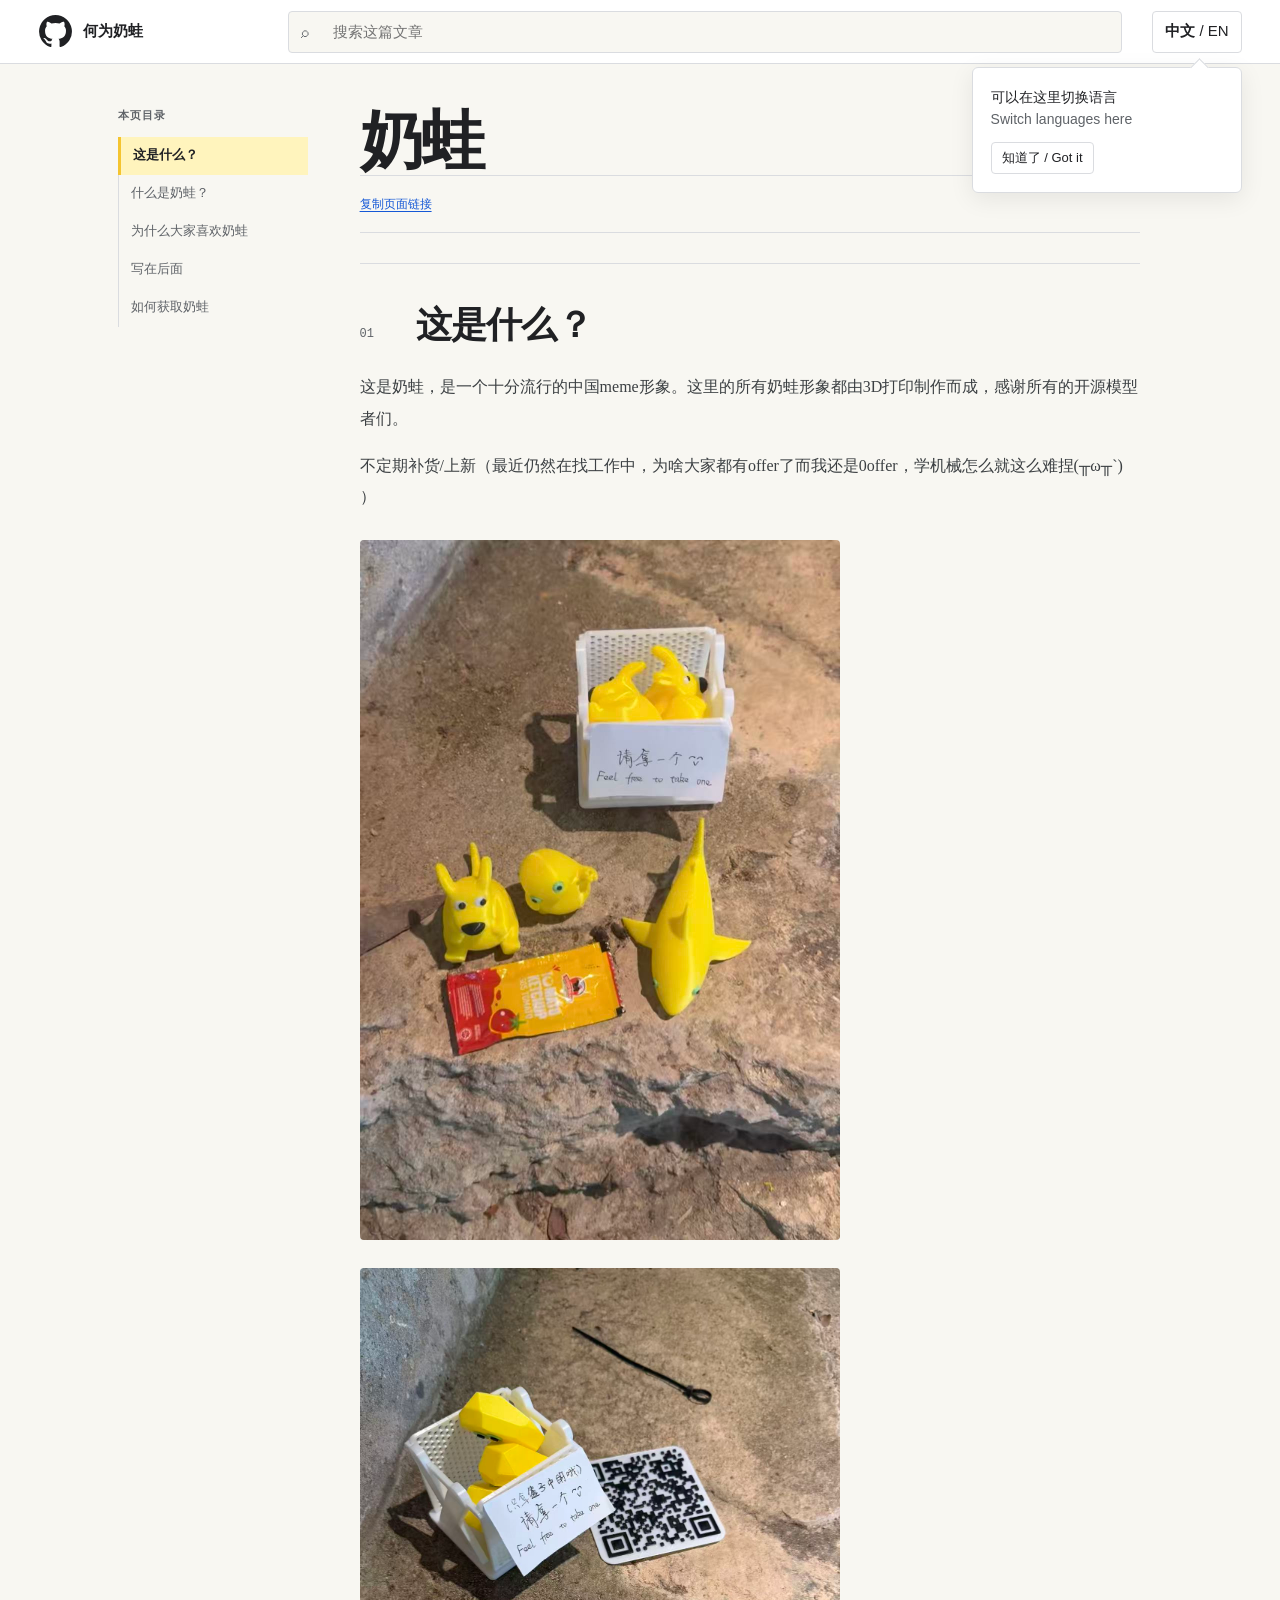
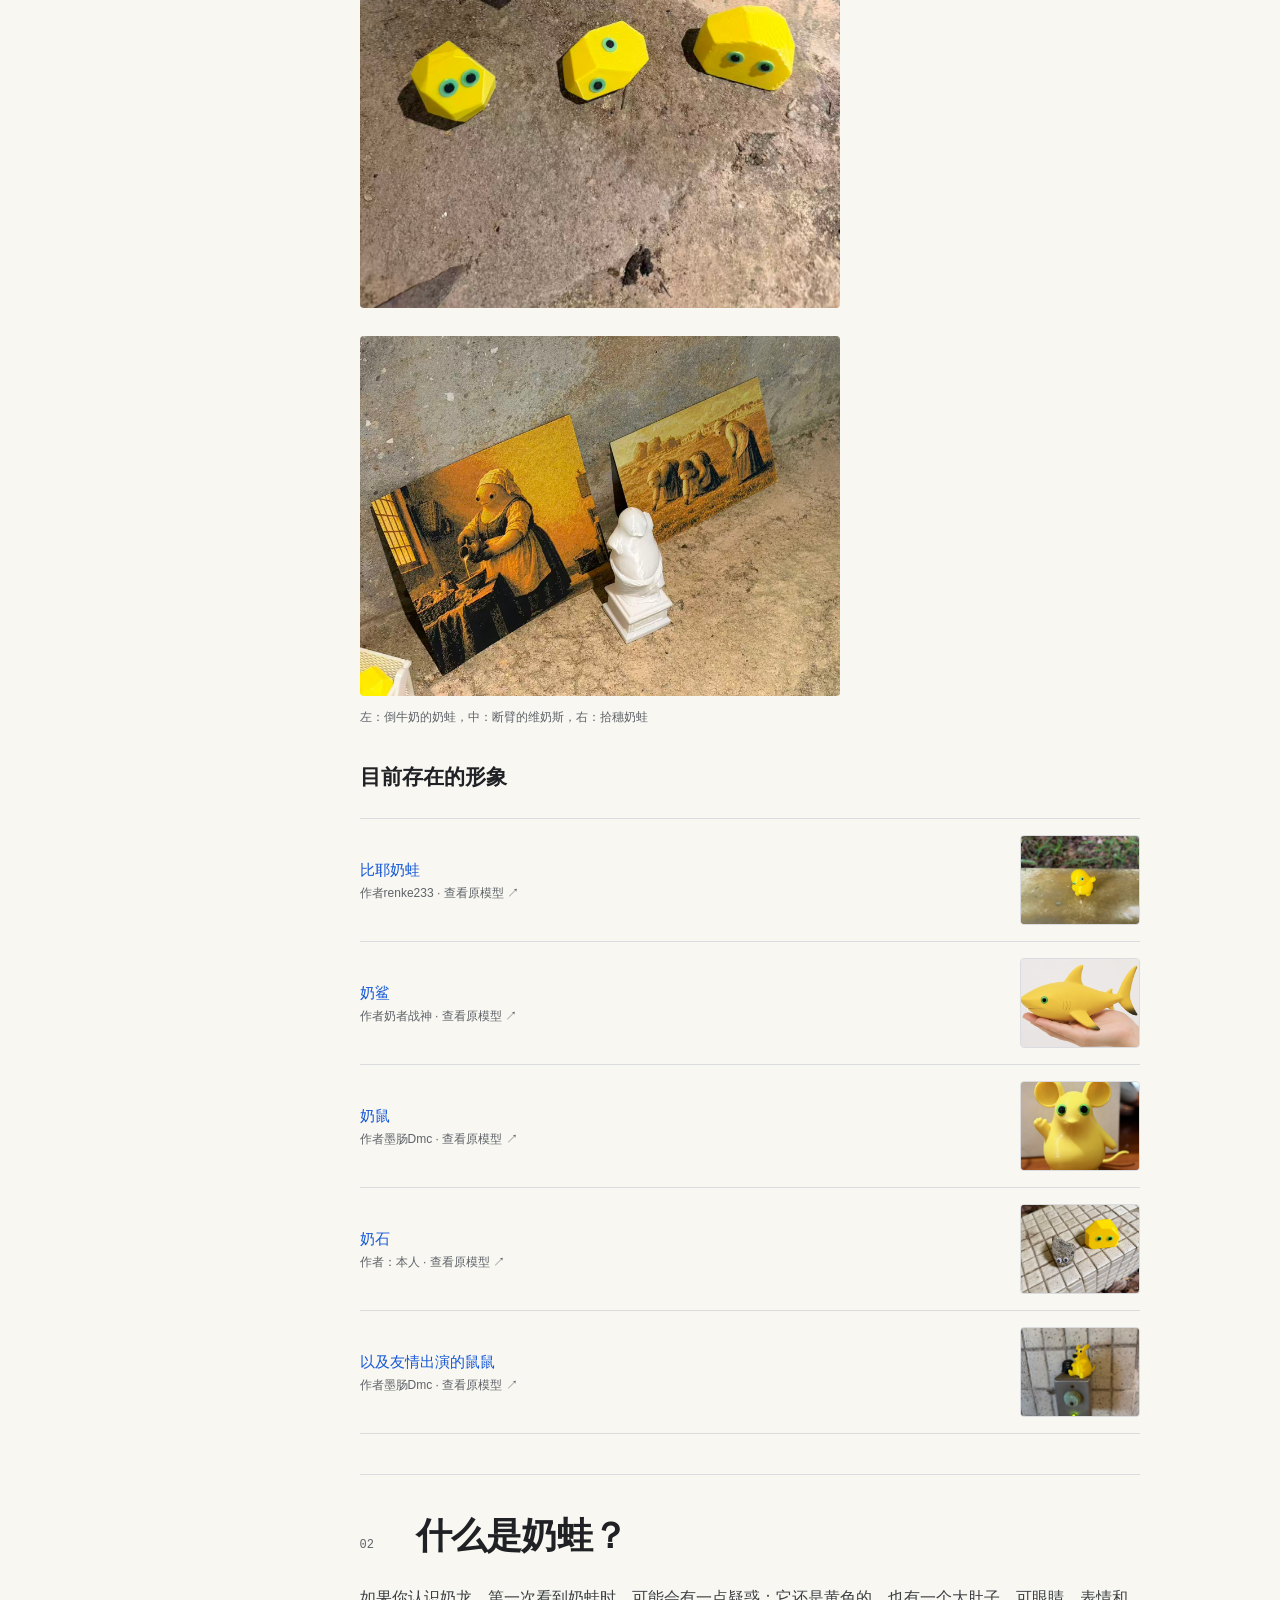
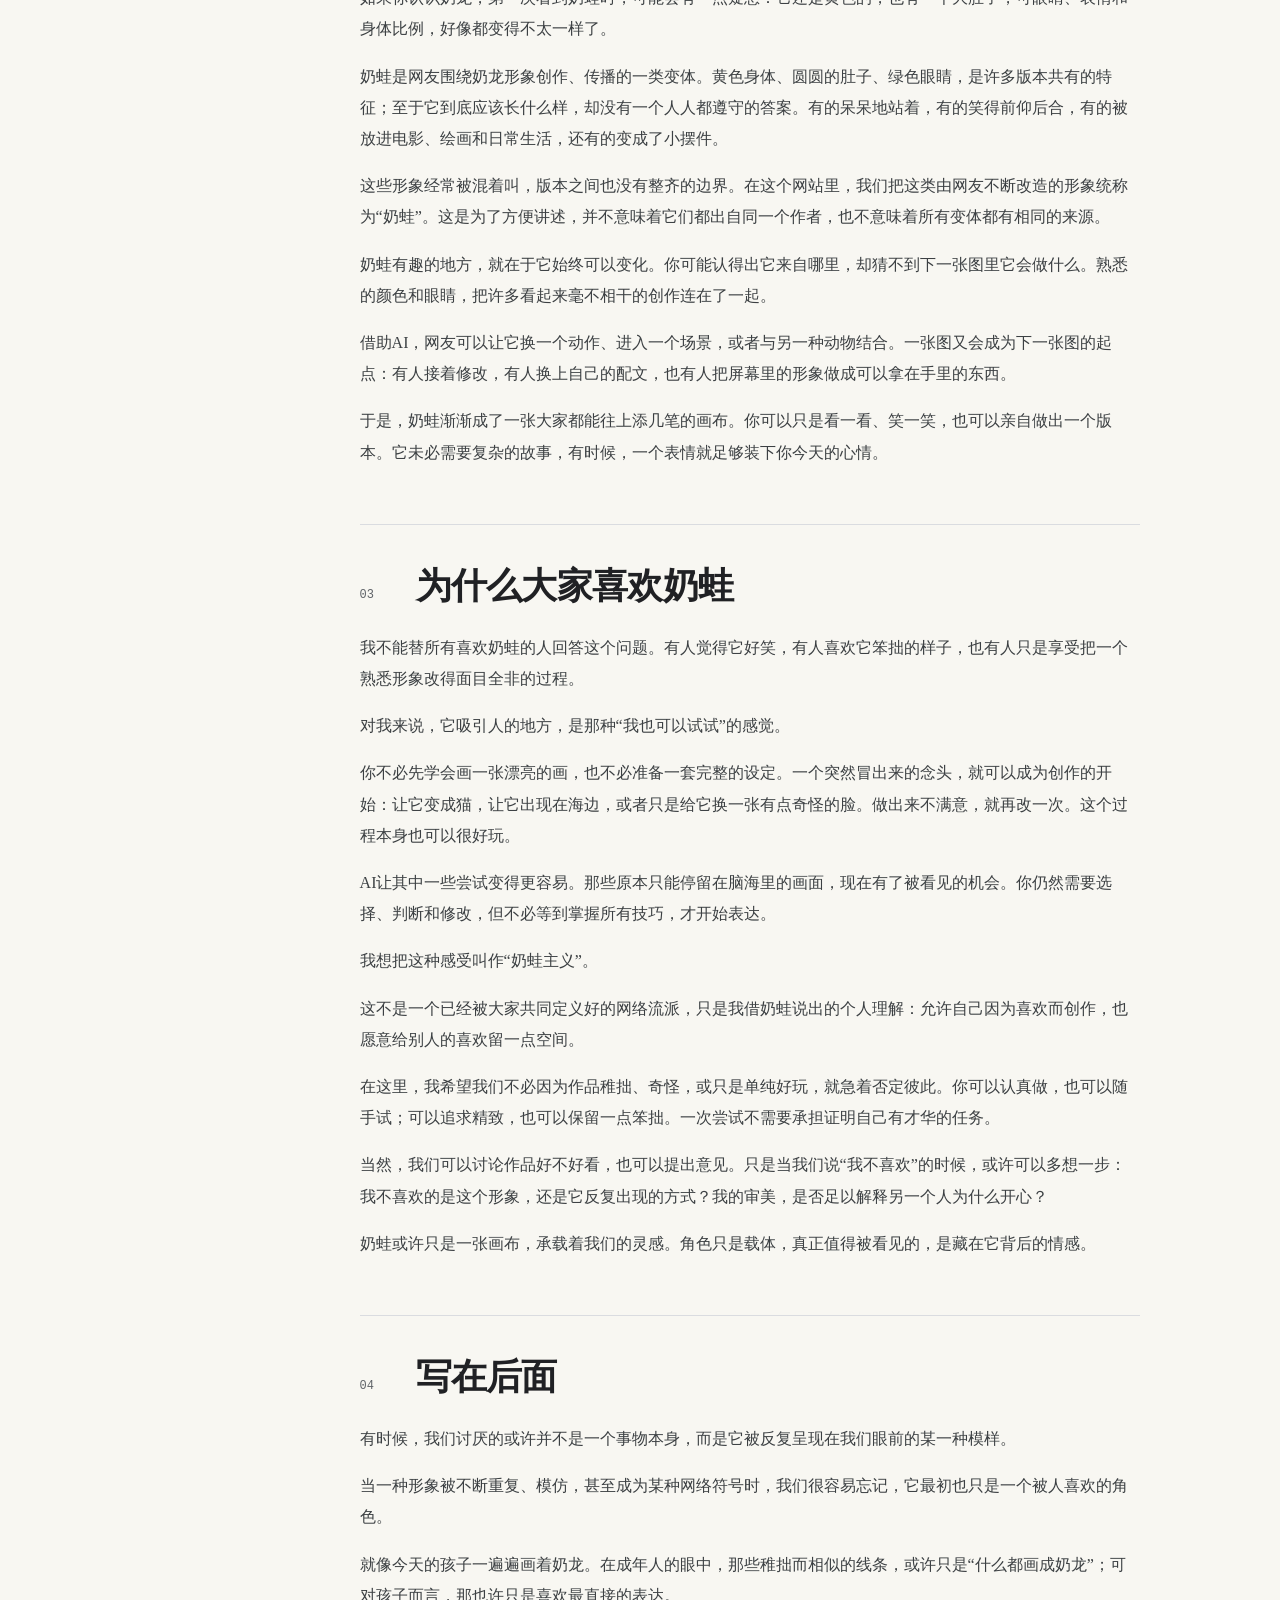
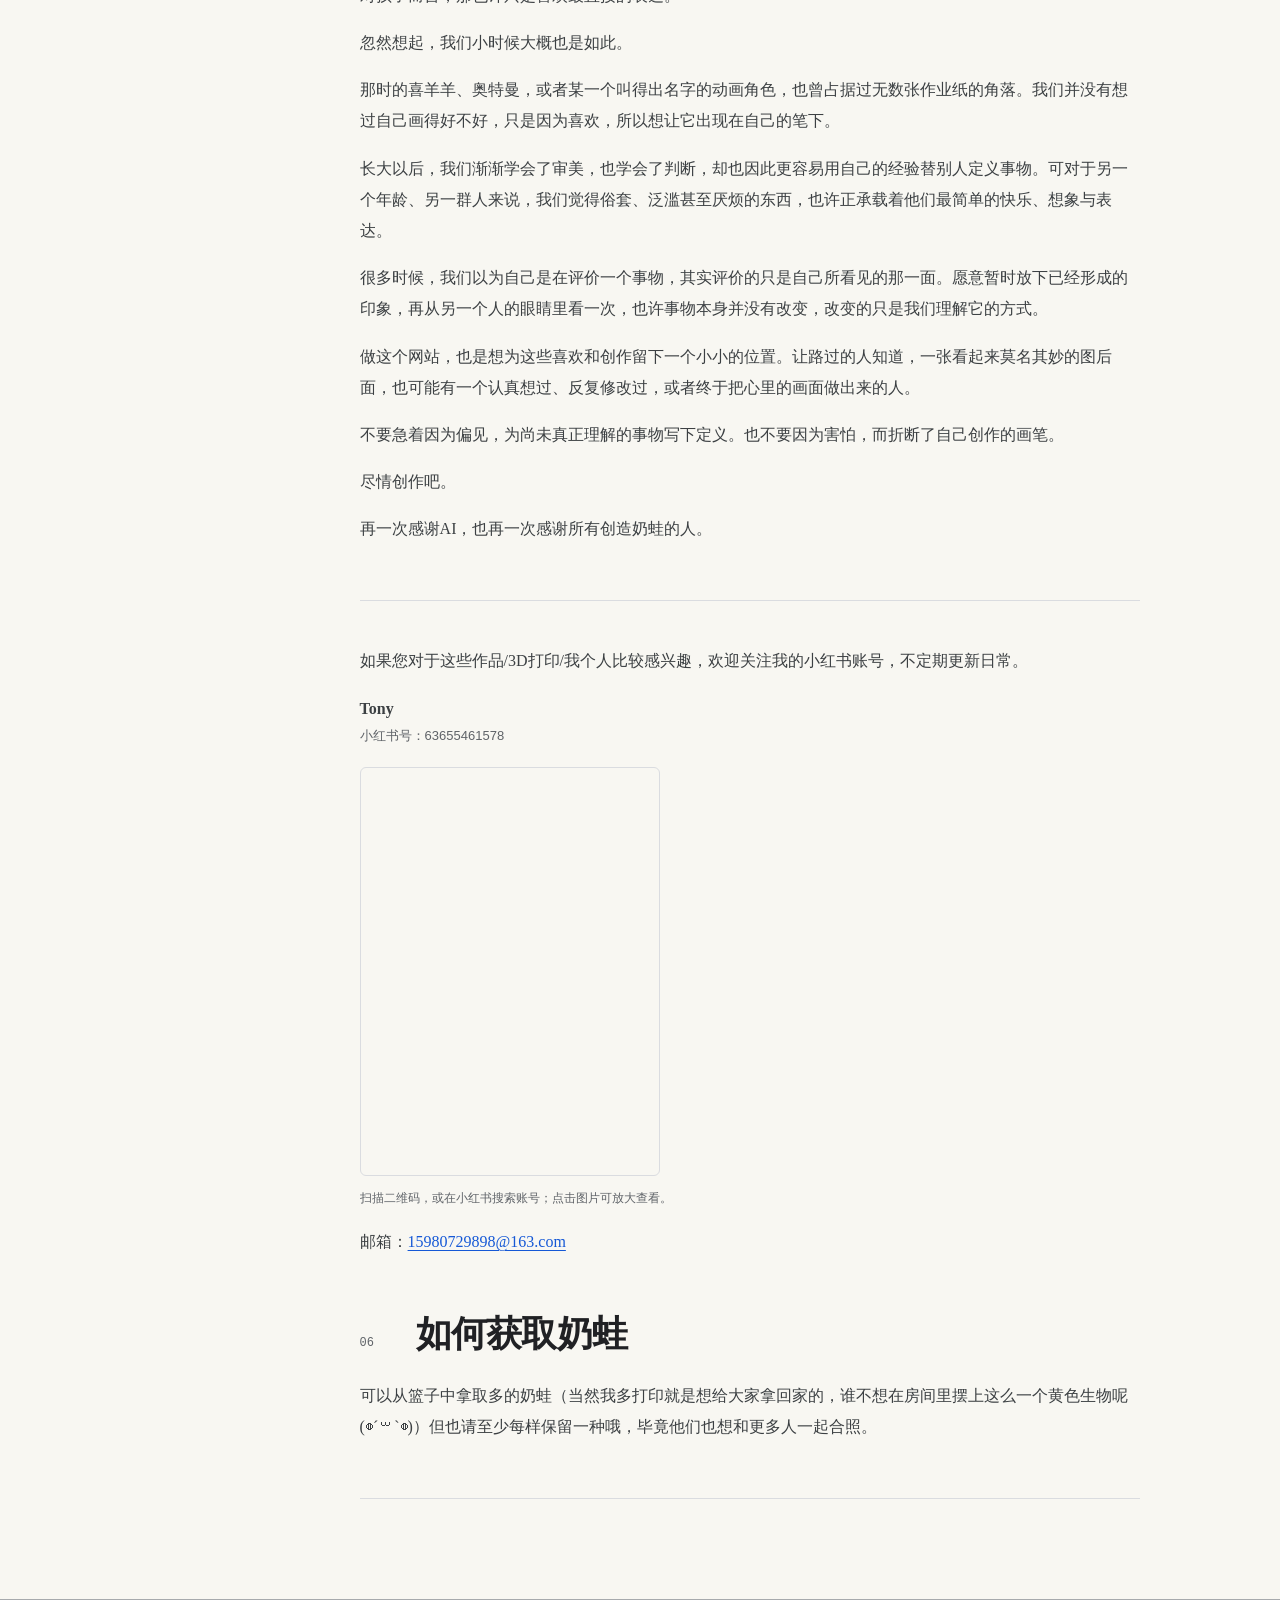
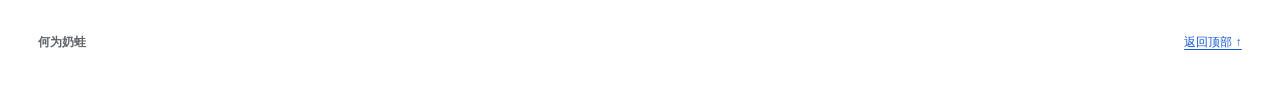
<file: index.html>
<!doctype html><html lang="zh-CN"><head><meta charset="UTF-8"><meta name="viewport" content="width=device-width,initial-scale=1"><title>奶蛙 · 何为奶蛙</title><meta http-equiv="refresh" content="0;url=naiwa.html"></head><body><a href="naiwa.html">进入奶蛙页面</a></body></html>
</file>
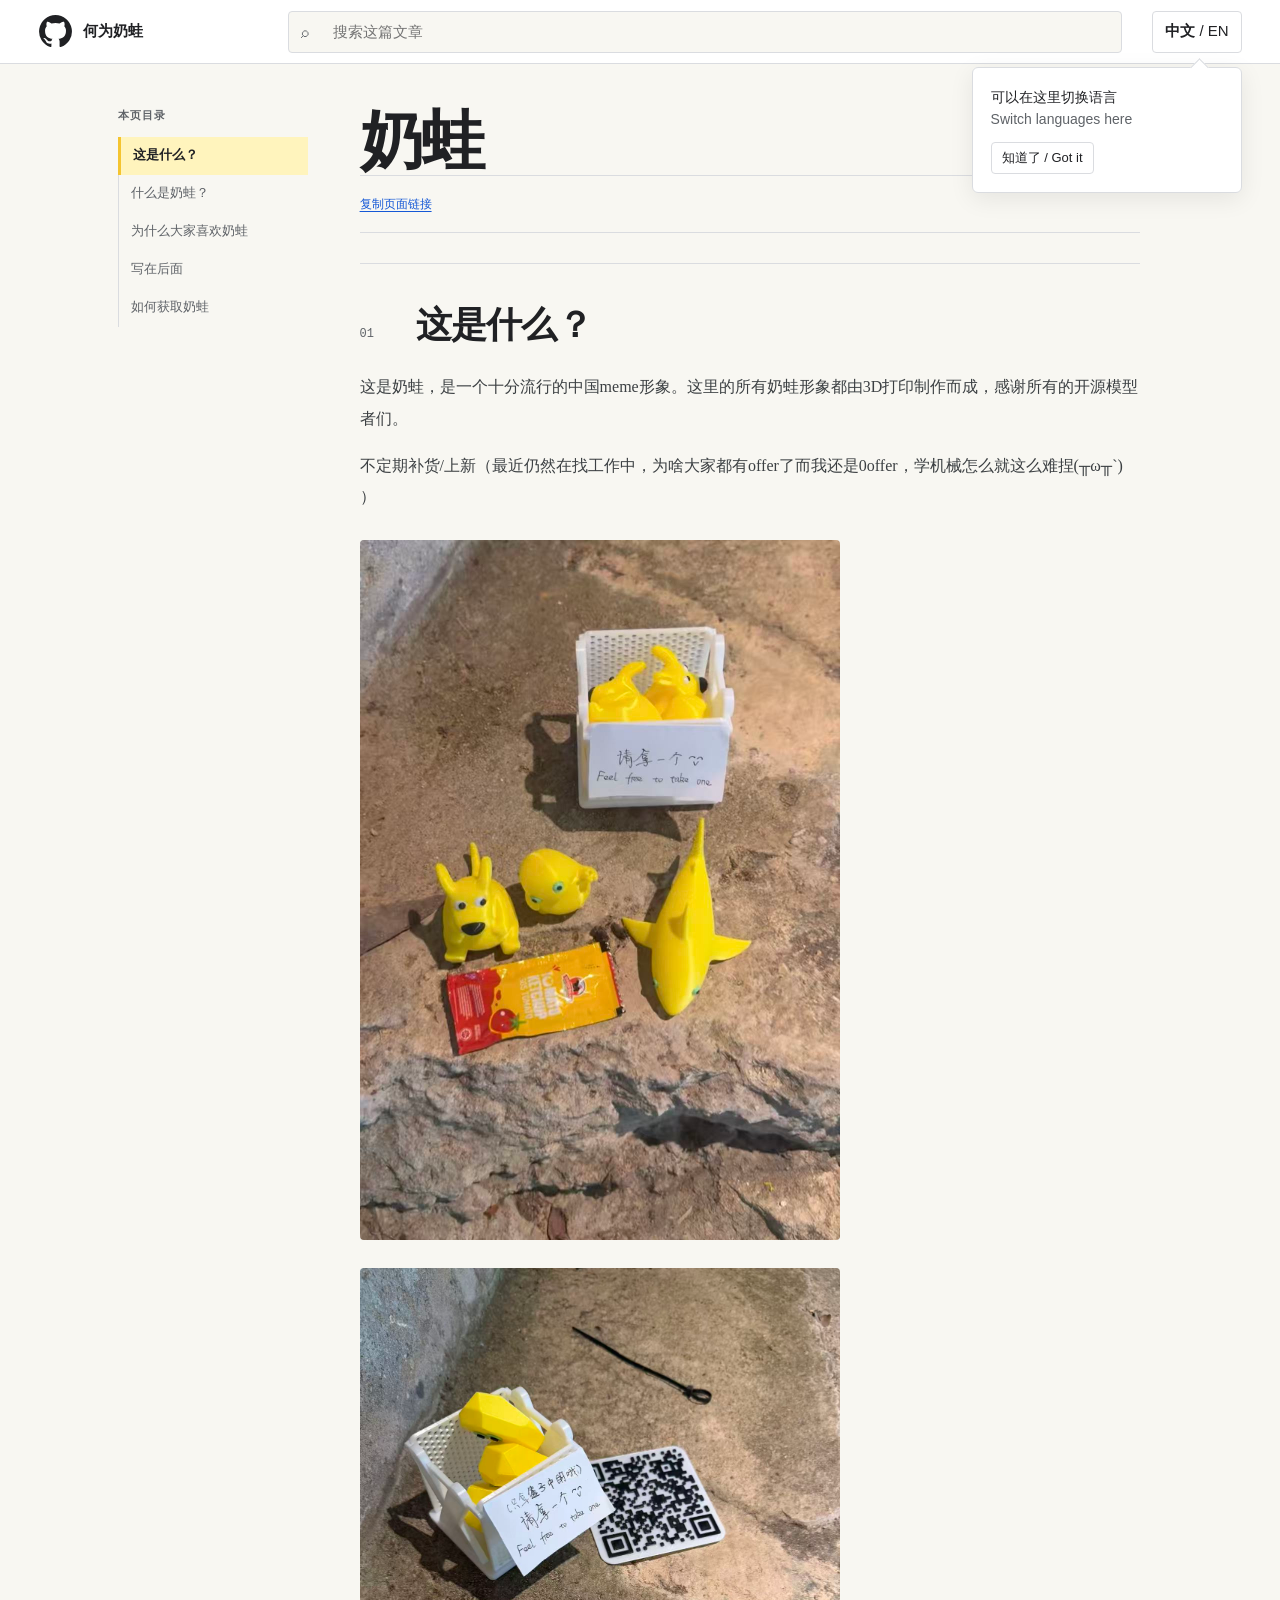
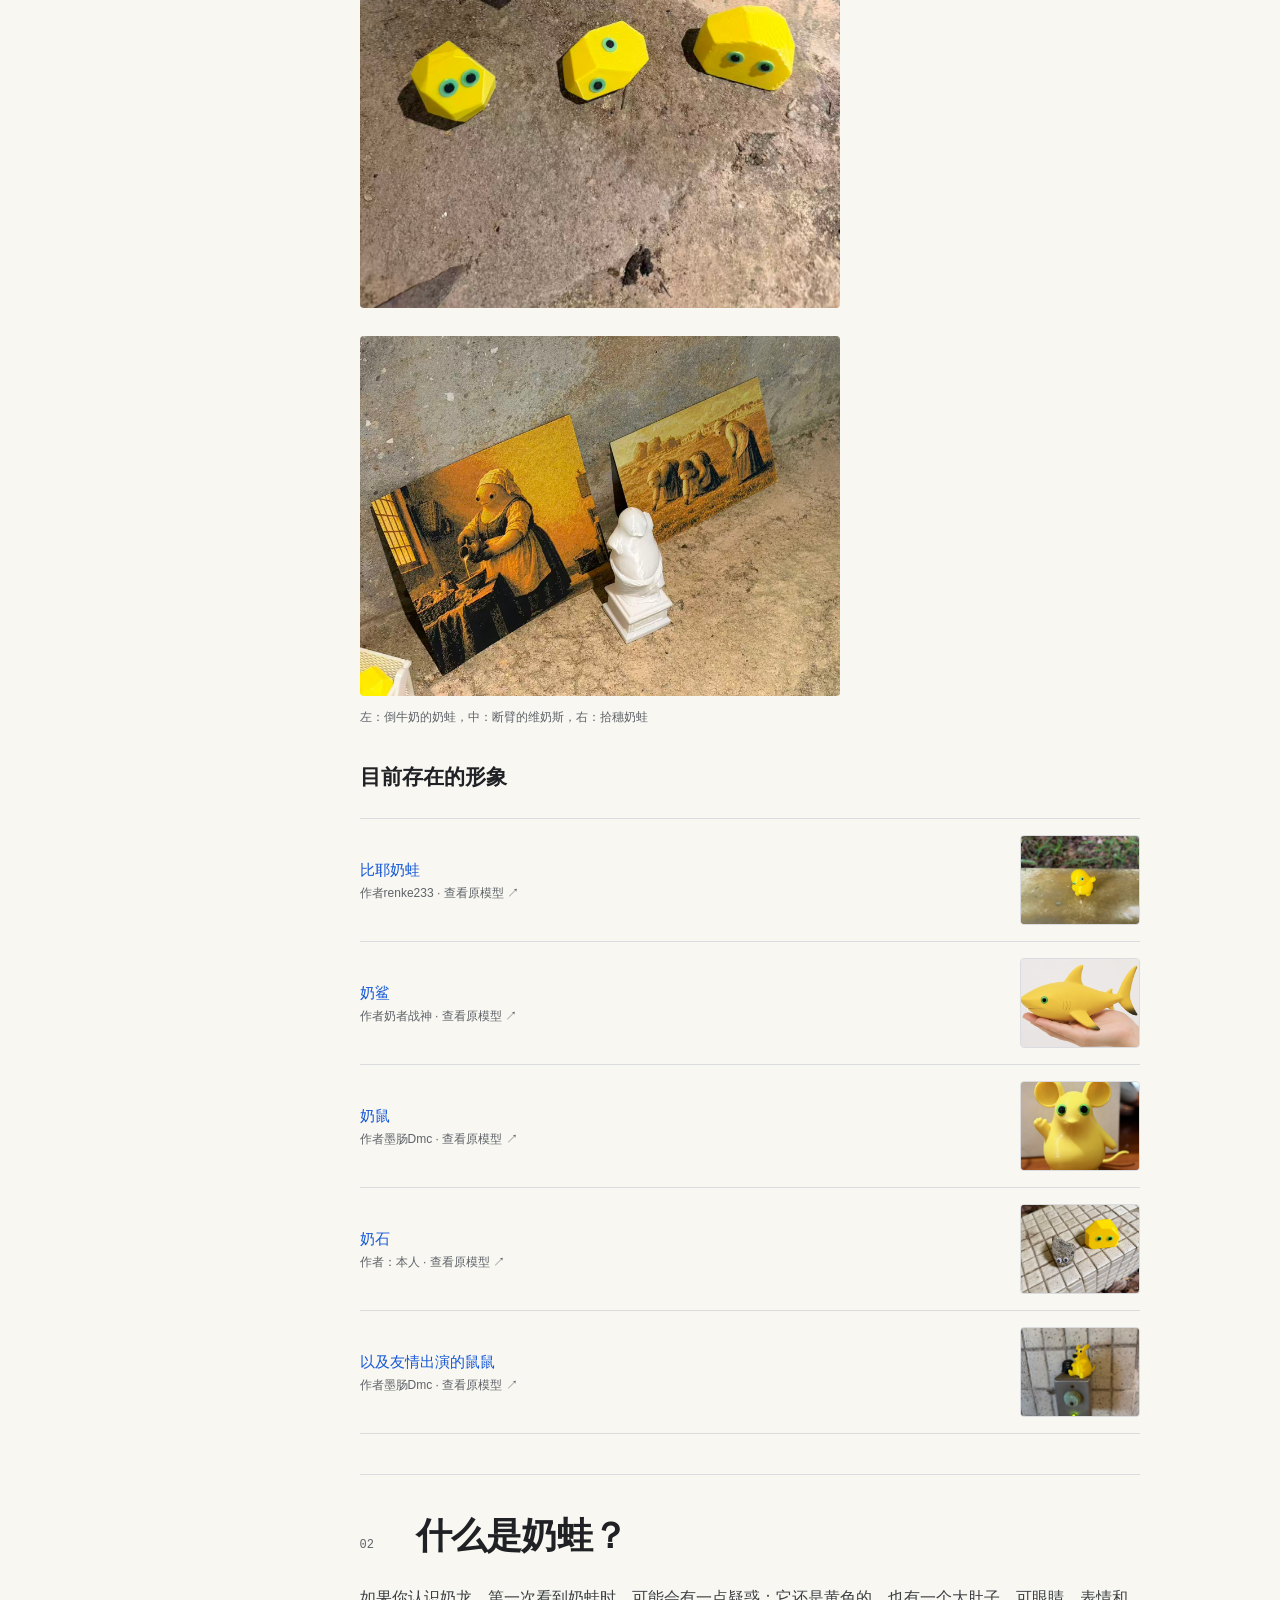
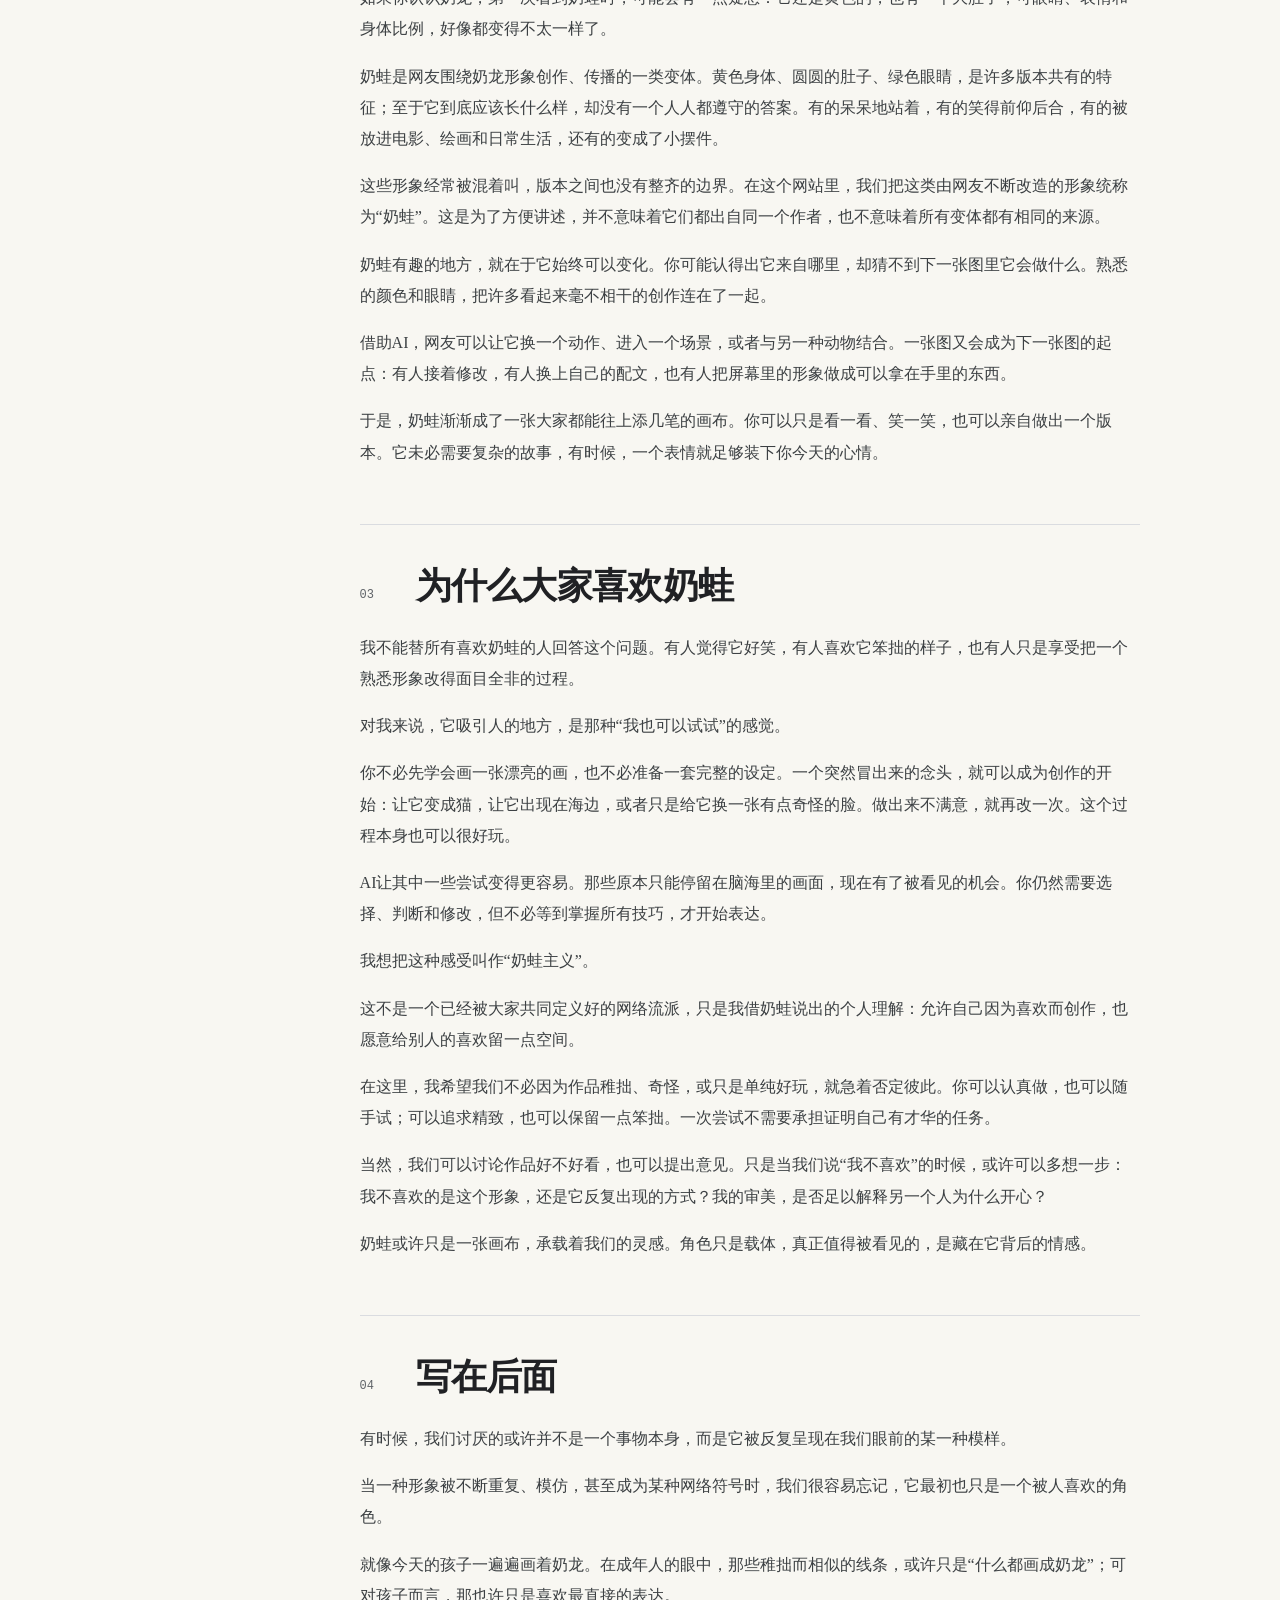
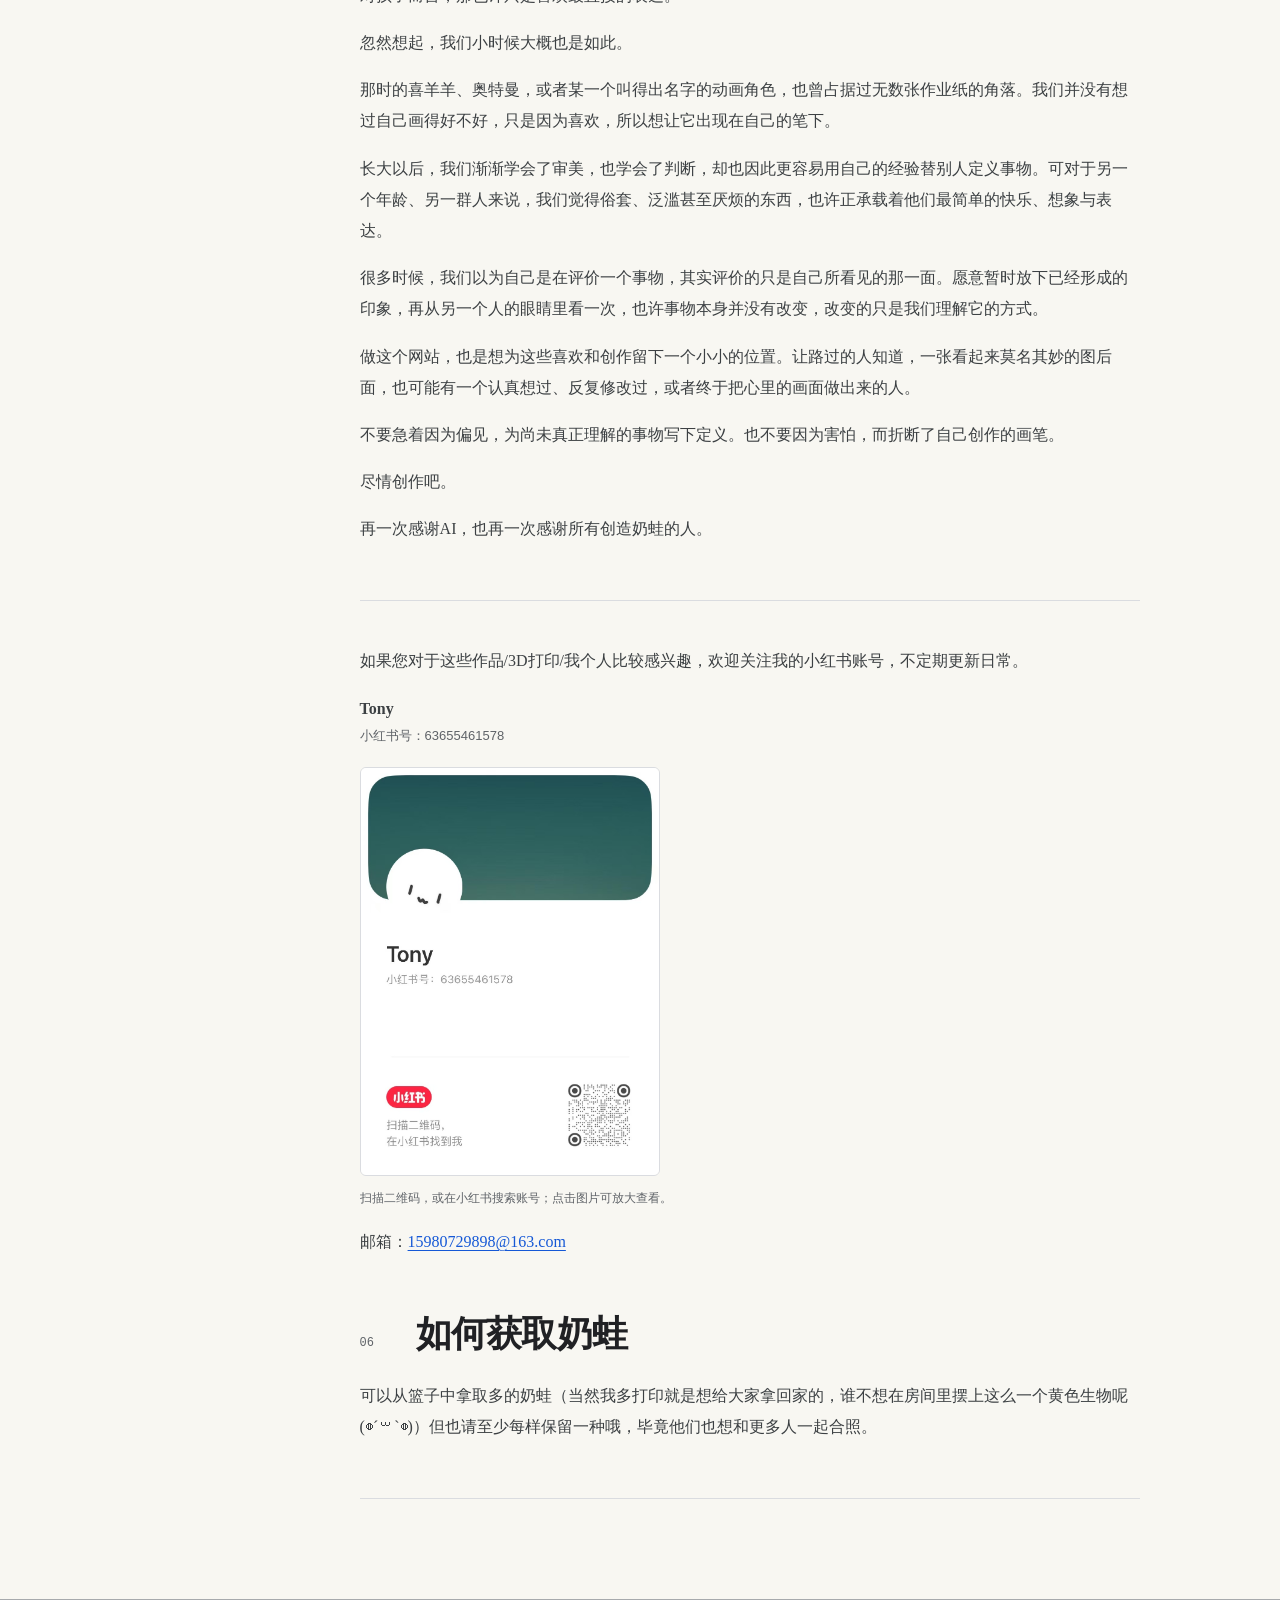
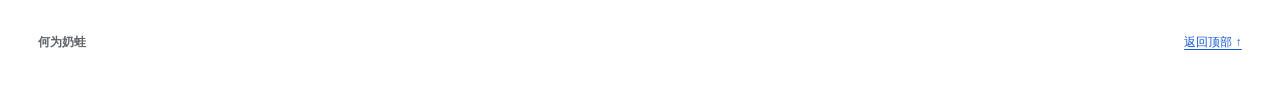
<file: naiwa.html>
<!doctype html><html lang="zh-CN"><head><meta charset="UTF-8" /><meta name="viewport" content="width=device-width, initial-scale=1" /><meta name="description" content="认识奶蛙、网友创作与奶蛙主义，以及3D打印模型作者。" /><title>奶蛙 · 何为奶蛙</title><link rel="icon" href="favicon.svg" /><link rel="stylesheet" href="research.css" /><link rel="stylesheet" href="naiwa.css" /></head><body><a class="skip-link" href="#article">跳到正文</a><header class="topbar">
    <a class="wordmark" href="https://github.com/littlemana-bot/whynaiwa" target="_blank" rel="noopener noreferrer" aria-label="何为奶蛙 · 查看 GitHub 仓库"><svg class="github-icon" viewBox="0 0 24 24" width="35" height="35" fill="currentColor" aria-hidden="true"><path d="M12 .75a11.25 11.25 0 0 0-3.558 21.923c.563.104.768-.244.768-.543 0-.267-.01-.975-.015-1.914-3.13.68-3.79-1.509-3.79-1.509-.512-1.301-1.25-1.648-1.25-1.648-1.023-.7.078-.686.078-.686 1.132.08 1.728 1.162 1.728 1.162 1.006 1.724 2.64 1.226 3.283.938.102-.729.394-1.226.716-1.508-2.499-.284-5.126-1.25-5.126-5.562 0-1.229.44-2.232 1.16-3.018-.116-.284-.503-1.429.11-2.978 0 0 .945-.303 3.094 1.153a10.79 10.79 0 0 1 5.636 0c2.148-1.456 3.091-1.153 3.091-1.153.615 1.549.228 2.694.112 2.978.722.786 1.159 1.789 1.159 3.018 0 4.324-2.631 5.275-5.138 5.554.404.348.765 1.034.765 2.084 0 1.505-.014 2.719-.014 3.088 0 .302.203.653.774.542A11.252 11.252 0 0 0 12 .75Z"/></svg> 何为奶蛙</a>
    <label class="search-box">
      <span aria-hidden="true">⌕</span>
      <span class="sr-only">搜索本页</span>
      <input id="pageSearch" type="search" placeholder="搜索这篇文章" autocomplete="off" />
    </label>
    <div class="language-control">
      <button class="language-toggle" id="languageToggle" type="button" aria-label="Switch to English"><span lang="zh-CN">中文</span><span aria-hidden="true"> / </span><span lang="en">EN</span></button>
      <div class="language-hint" id="languageHint" role="note" hidden>
        <p><span lang="zh-CN">可以在这里切换语言</span><span lang="en">Switch languages here</span></p>
        <button id="dismissLanguageHint" type="button"><span lang="zh-CN">知道了</span> / <span lang="en">Got it</span></button>
      </div>
    </div>
  </header><main class="page" id="top"><aside class="toc" aria-label="本页目录"><p class="rail-label">本页目录</p><nav><a href="#intro" class="is-current">这是什么？</a><a href="#about">什么是奶蛙？</a><a href="#love">为什么大家喜欢奶蛙</a><a href="#afterword">写在后面</a><a href="#take-home">如何获取奶蛙</a></nav></aside><article class="article" id="article"><header class="article-header"><h1>奶蛙</h1><div class="status-row"><button class="plain-button" id="copyLink" type="button">复制页面链接</button></div></header><section id="intro" data-search-section><div class="section-title"><span>01</span><h2>这是什么？</h2></div><p>这是奶蛙，是一个十分流行的中国meme形象。这里的所有奶蛙形象都由3D打印制作而成，感谢所有的开源模型者们。</p>
<p>不定期补货/上新（最近仍然在找工作中，为啥大家都有offer了而我还是0offer，学机械怎么就这么难捏(╥ω╥`) ）</p>
<img class="printed-collection" src="assets/naiwa-printed-collection.jpg" alt="摆放在石台上的黄色奶蛙、奶鲨和袋鼠3D打印摆件，旁边的收纳盒写着请拿一个" width="960" height="1400" />
<img class="printed-collection nai-shi-basket" src="assets/nai-shi-basket.jpg" alt="篮子里和石台上的黄色奶石摆件，旁边放着请拿一个的标牌和二维码" width="1280" height="1707" loading="lazy" />
<figure class="art-trio"><img src="assets/naiwa-art-trio.jpg" alt="左侧是倒牛奶的奶蛙画作，中间是白色断臂维奶斯摆件，右侧是拾穗奶蛙画作" width="1702" height="1276" loading="lazy" /><figcaption>左：倒牛奶的奶蛙，中：断臂的维奶斯，右：拾穗奶蛙</figcaption></figure>
<h3>目前存在的形象</h3><div class="model-list">
<a class="model-link has-image" href="https://makerworld.com.cn/zh/models/2816236-bi-ye-nai-long-nai-wa-yan-bu-yi-chai-jian?from=search#profileId-3284470" target="_blank" rel="noreferrer"><span class="model-copy">比耶奶蛙<span class="model-meta">作者renke233 · 查看原模型 ↗</span></span><img class="model-thumb" src="assets/biye-naiwa.jpg" alt="户外石台上的比耶奶蛙3D打印摆件" width="960" height="1280" loading="lazy" /></a>
<a class="model-link has-image" href="https://makerworld.com.cn/zh/models/2772093-nai-sha-yi-fen-pan-no-ams?from=search#profileId-3224312" target="_blank" rel="noreferrer"><span class="model-copy">奶鲨<span class="model-meta">作者奶者战神 · 查看原模型 ↗</span></span><img class="model-thumb" src="assets/nai-shark.png" alt="托在手掌上的黄色绿眼睛奶鲨摆件" width="809" height="606" loading="lazy" /></a>
<a class="model-link has-image" href="https://makerworld.com.cn/zh/models/2770153-nai-shu-fen-se-wu-xu-ams?from=search#profileId-3221720" target="_blank" rel="noreferrer"><span class="model-copy">奶鼠<span class="model-meta">作者墨肠Dmc · 查看原模型 ↗</span></span><img class="model-thumb" src="assets/nai-mouse.png" alt="站在木桌上挥手的黄色绿眼睛奶鼠摆件，有圆耳朵和细长尾巴" width="406" height="414" loading="lazy" /></a>
<a class="model-link has-image" href="https://makerworld.com.cn/zh/models/3072602-nai-shi#profileId-3615202" target="_blank" rel="noreferrer"><span class="model-copy">奶石<span class="model-meta">作者：本人 · 查看原模型 ↗</span></span><img class="model-thumb" src="assets/nai-shi.jpg" alt="黄色绿眼睛的奶石3D打印摆件，与贴着眼睛的天然石头并排放在瓷砖台上" width="1280" height="1707" loading="lazy" /></a>
<a class="model-link has-image" href="https://makerworld.com.cn/zh/models/2862143-mei-tuan-lao-shu-dan-zi-fei-du-du-wu-xu-ams#profileId-3346572" target="_blank" rel="noreferrer"><span class="model-copy">以及友情出演的鼠鼠<span class="model-meta">作者墨肠Dmc · 查看原模型 ↗</span></span><img class="model-thumb" src="assets/meituan-shushu.jpg" alt="放在墙面开关上的黄色鼠鼠3D打印摆件" width="960" height="1280" loading="lazy" /></a></div></section>
<section id="about" data-search-section><div class="section-title"><span>02</span><h2>什么是奶蛙？</h2></div><p>如果你认识奶龙，第一次看到奶蛙时，可能会有一点疑惑：它还是黄色的，也有一个大肚子，可眼睛、表情和身体比例，好像都变得不太一样了。</p>
<p>奶蛙是网友围绕奶龙形象创作、传播的一类变体。黄色身体、圆圆的肚子、绿色眼睛，是许多版本共有的特征；至于它到底应该长什么样，却没有一个人人都遵守的答案。有的呆呆地站着，有的笑得前仰后合，有的被放进电影、绘画和日常生活，还有的变成了小摆件。</p>
<p>这些形象经常被混着叫，版本之间也没有整齐的边界。在这个网站里，我们把这类由网友不断改造的形象统称为“奶蛙”。这是为了方便讲述，并不意味着它们都出自同一个作者，也不意味着所有变体都有相同的来源。</p>
<p>奶蛙有趣的地方，就在于它始终可以变化。你可能认得出它来自哪里，却猜不到下一张图里它会做什么。熟悉的颜色和眼睛，把许多看起来毫不相干的创作连在了一起。</p>
<p>借助AI，网友可以让它换一个动作、进入一个场景，或者与另一种动物结合。一张图又会成为下一张图的起点：有人接着修改，有人换上自己的配文，也有人把屏幕里的形象做成可以拿在手里的东西。</p>
<p>于是，奶蛙渐渐成了一张大家都能往上添几笔的画布。你可以只是看一看、笑一笑，也可以亲自做出一个版本。它未必需要复杂的故事，有时候，一个表情就足够装下你今天的心情。</p></section>
<section id="love" data-search-section><div class="section-title"><span>03</span><h2>为什么大家喜欢奶蛙</h2></div><p>我不能替所有喜欢奶蛙的人回答这个问题。有人觉得它好笑，有人喜欢它笨拙的样子，也有人只是享受把一个熟悉形象改得面目全非的过程。</p>
<p>对我来说，它吸引人的地方，是那种“我也可以试试”的感觉。</p>
<p>你不必先学会画一张漂亮的画，也不必准备一套完整的设定。一个突然冒出来的念头，就可以成为创作的开始：让它变成猫，让它出现在海边，或者只是给它换一张有点奇怪的脸。做出来不满意，就再改一次。这个过程本身也可以很好玩。</p>
<p>AI让其中一些尝试变得更容易。那些原本只能停留在脑海里的画面，现在有了被看见的机会。你仍然需要选择、判断和修改，但不必等到掌握所有技巧，才开始表达。</p>
<p>我想把这种感受叫作“奶蛙主义”。</p>
<p>这不是一个已经被大家共同定义好的网络流派，只是我借奶蛙说出的个人理解：允许自己因为喜欢而创作，也愿意给别人的喜欢留一点空间。</p>
<p>在这里，我希望我们不必因为作品稚拙、奇怪，或只是单纯好玩，就急着否定彼此。你可以认真做，也可以随手试；可以追求精致，也可以保留一点笨拙。一次尝试不需要承担证明自己有才华的任务。</p>
<p>当然，我们可以讨论作品好不好看，也可以提出意见。只是当我们说“我不喜欢”的时候，或许可以多想一步：我不喜欢的是这个形象，还是它反复出现的方式？我的审美，是否足以解释另一个人为什么开心？</p>
<p>奶蛙或许只是一张画布，承载着我们的灵感。角色只是载体，真正值得被看见的，是藏在它背后的情感。</p></section>
<section id="afterword" data-search-section><div class="section-title"><span>04</span><h2>写在后面</h2></div><p>有时候，我们讨厌的或许并不是一个事物本身，而是它被反复呈现在我们眼前的某一种模样。</p>
<p>当一种形象被不断重复、模仿，甚至成为某种网络符号时，我们很容易忘记，它最初也只是一个被人喜欢的角色。</p>
<p>就像今天的孩子一遍遍画着奶龙。在成年人的眼中，那些稚拙而相似的线条，或许只是“什么都画成奶龙”；可对孩子而言，那也许只是喜欢最直接的表达。</p>
<p>忽然想起，我们小时候大概也是如此。</p>
<p>那时的喜羊羊、奥特曼，或者某一个叫得出名字的动画角色，也曾占据过无数张作业纸的角落。我们并没有想过自己画得好不好，只是因为喜欢，所以想让它出现在自己的笔下。</p>
<p>长大以后，我们渐渐学会了审美，也学会了判断，却也因此更容易用自己的经验替别人定义事物。可对于另一个年龄、另一群人来说，我们觉得俗套、泛滥甚至厌烦的东西，也许正承载着他们最简单的快乐、想象与表达。</p>
<p>很多时候，我们以为自己是在评价一个事物，其实评价的只是自己所看见的那一面。愿意暂时放下已经形成的印象，再从另一个人的眼睛里看一次，也许事物本身并没有改变，改变的只是我们理解它的方式。</p>
<p>做这个网站，也是想为这些喜欢和创作留下一个小小的位置。让路过的人知道，一张看起来莫名其妙的图后面，也可能有一个认真想过、反复修改过，或者终于把心里的画面做出来的人。</p>
<p>不要急着因为偏见，为尚未真正理解的事物写下定义。也不要因为害怕，而折断了自己创作的画笔。</p>
<p>尽情创作吧。</p>
<p>再一次感谢AI，也再一次感谢所有创造奶蛙的人。</p></section>
<div class="follow-account" aria-label="关注我的小红书账号">
  <p>如果您对于这些作品/3D打印/我个人比较感兴趣，欢迎关注我的小红书账号，不定期更新日常。</p>
  <p class="account-details"><strong>Tony</strong><span>小红书号：63655461578</span></p>
  <a class="account-image" href="assets/xiaohongshu-tony.jpg" target="_blank" rel="noreferrer" aria-label="放大小红书账号二维码图片"><img src="assets/xiaohongshu-tony.jpg" alt="Tony的小红书账号名片，小红书号63655461578，含关注二维码" width="987" height="1347" loading="lazy" /></a>
  <p class="account-hint">扫描二维码，或在小红书搜索账号；点击图片可放大查看。</p>
  <p class="contact-email"><span>邮箱：</span><a href="mailto:15980729898@163.com">15980729898@163.com</a></p>
</div>
<section id="take-home" data-search-section><div class="section-title"><span>06</span><h2>如何获取奶蛙</h2></div>
<p>可以从篮子中拿取多的奶蛙（当然我多打印就是想给大家拿回家的，谁不想在房间里摆上这么一个黄色生物呢(◍´꒳`◍)）但也请至少每样保留一种哦，毕竟他们也想和更多人一起合照。</p></section>
<p class="no-results" id="noResults" hidden>没有匹配内容，换一个关键词试试。</p></article></main><footer><div><b>何为奶蛙</b></div><a href="#top">返回顶部 ↑</a></footer><div class="copy-toast" id="copyToast" role="status" aria-live="polite">链接已复制</div><script src="language.js"></script><script src="research.js"></script></body></html>
</file>
<file: research.css>
/* Hallmark · pre-emit critique: P5 H5 E5 S5 R5 V4 */
:root {
  --color-page: #f8f7f2;
  --color-surface: #ffffff;
  --color-ink: #202124;
  --color-ink-2: #3c4043;
  --color-muted: #5f6368;
  --color-rule: #dadce0;
  --color-rule-dark: #a7aaad;
  --color-accent: #f4c430;
  --color-accent-soft: #fff4bd;
  --color-link: #1558d6;
  --color-focus: #0057d9;
  --color-green: #137333;
  --color-green-soft: #e6f4ea;
  --color-red: #b3261e;
  --color-red-soft: #fce8e6;
  --color-blue-soft: #e8f0fe;
  --color-accent-ink: #202124;
  --color-overlay: rgba(32, 33, 36, .12);
  --font-ui: Arial, "Microsoft YaHei", "PingFang SC", sans-serif;
  --font-reading: Georgia, "Noto Serif SC", "Songti SC", serif;
  --font-mono: "Cascadia Mono", Consolas, monospace;
  --page-gutter: clamp(18px, 3vw, 42px);
  --content-width: 1420px;
}

* { box-sizing: border-box; }
html, body { margin: 0; overflow-x: clip; scroll-behavior: smooth; }
body { background: var(--color-page); color: var(--color-ink); font-family: var(--font-ui); font-size: 15px; }
a { color: var(--color-link); text-underline-offset: 3px; }
button, input { font: inherit; }
:focus-visible { outline: 3px solid var(--color-focus); outline-offset: 3px; }
.sr-only { width: 1px; height: 1px; position: absolute; overflow: hidden; clip: rect(0 0 0 0); white-space: nowrap; }
.skip-link { position: fixed; z-index: 50; top: 8px; left: 8px; padding: 10px 14px; background: var(--color-ink); color: var(--color-surface); transform: translateY(-150%); }
.skip-link:focus { transform: none; }

.topbar { height: 64px; padding: 0 var(--page-gutter); display: grid; grid-template-columns: 280px minmax(220px, 620px) 1fr; gap: 30px; align-items: center; border-bottom: 1px solid var(--color-rule); background: var(--color-surface); position: sticky; top: 0; z-index: 20; }
.wordmark { display: inline-flex; align-items: center; gap: 10px; color: var(--color-ink); font-weight: 700; text-decoration: none; white-space: nowrap; }
.wordmark span { width: 35px; height: 35px; display: grid; place-items: center; border: 1px solid var(--color-ink); background: var(--color-accent); color: var(--color-accent-ink); font: 700 13px var(--font-mono); }
.search-box { height: 42px; display: grid; grid-template-columns: 30px minmax(0, 1fr); align-items: center; padding: 0 12px; border: 1px solid var(--color-rule); border-radius: 4px; background: var(--color-page); color: var(--color-muted); }
.search-box:focus-within { border-color: var(--color-link); box-shadow: 0 0 0 1px var(--color-link); }
.search-box input { width: 100%; border: 0; outline: 0; background: transparent; color: var(--color-ink); }
.top-meta { justify-self: end; color: var(--color-muted); font: 12px var(--font-mono); white-space: nowrap; }

.page { width: min(var(--content-width), 100%); margin: 0 auto; padding: 44px var(--page-gutter) 100px; display: grid; grid-template-columns: 190px minmax(0, 820px) minmax(220px, 280px); gap: clamp(28px, 4vw, 62px); align-items: start; }
.toc, .facts { position: sticky; top: 96px; }
.rail-label { margin: 0 0 14px; color: var(--color-muted); font: 700 11px var(--font-mono); letter-spacing: .08em; text-transform: uppercase; }
.toc nav { display: grid; border-left: 1px solid var(--color-rule); }
.toc nav a { min-height: 38px; padding: 9px 12px; color: var(--color-muted); font-size: 13px; text-decoration: none; }
.toc nav a.is-current { margin-left: -1px; border-left: 3px solid var(--color-accent); background: var(--color-accent-soft); color: var(--color-ink); font-weight: 700; }
.toc-note { margin-top: 28px; padding-top: 18px; border-top: 1px solid var(--color-rule); font-size: 12px; line-height: 1.65; color: var(--color-muted); }
.toc-note p { margin-bottom: 0; }

.article { min-width: 0; }
.article-header { padding-bottom: 44px; border-bottom: 1px solid var(--color-rule); }
.breadcrumb { margin: 0 0 22px; color: var(--color-link); font-size: 13px; }
h1, h2, h3 { min-width: 0; overflow-wrap: anywhere; font-style: normal; }
h1 { margin: 0; font: 700 clamp(44px, 6.4vw, 76px)/1.05 var(--font-reading); letter-spacing: -.035em; }
.subtitle { margin: 12px 0 20px; color: var(--color-muted); font: 400 clamp(20px, 2.5vw, 28px)/1.35 var(--font-reading); }
.status-row { display: flex; flex-wrap: wrap; align-items: center; gap: 10px 16px; padding-block: 12px; border-block: 1px solid var(--color-rule); color: var(--color-muted); font-size: 12px; }
.status { padding: 4px 8px; border-radius: 2px; background: var(--color-green-soft); color: var(--color-green); font-weight: 700; }
.plain-button { min-height: 32px; padding: 0; border: 0; background: transparent; color: var(--color-link); cursor: pointer; text-decoration: underline; text-underline-offset: 3px; white-space: nowrap; }
.lead { margin: 30px 0 22px; color: var(--color-ink-2); font: 400 19px/1.9 var(--font-reading); }
.notice { padding: 16px 18px; border-left: 4px solid var(--color-accent); background: var(--color-accent-soft); color: var(--color-ink-2); font-size: 13px; line-height: 1.75; }

section { padding: 52px 0; border-bottom: 1px solid var(--color-rule); }
.section-title { display: grid; grid-template-columns: 42px minmax(0, 1fr); gap: 14px; align-items: baseline; margin-bottom: 24px; }
.section-title span { color: var(--color-muted); font: 12px var(--font-mono); }
.section-title h2 { margin: 0; font: 700 clamp(30px, 4vw, 42px)/1.2 var(--font-reading); letter-spacing: -.02em; }
h3 { margin: 34px 0 10px; font: 700 21px/1.4 var(--font-reading); }
.article p { color: var(--color-ink-2); font: 400 16px/1.9 var(--font-reading); }
.article sup a { font: 11px var(--font-ui); text-decoration: none; }

.figure { margin: 30px 0 0; min-width: 0; }
.figure-wide { margin-block: 34px; }
.image-stage { min-height: 300px; display: grid; place-items: center; overflow: hidden; border: 1px solid var(--color-rule); background: var(--color-surface); }
.image-stage img { width: 100%; height: 100%; max-height: 480px; object-fit: contain; display: block; }
.image-stage.official { background: var(--color-blue-soft); }
.image-stage.official img { width: min(70%, 520px); padding: 26px; }
.image-stage.meme img { object-fit: contain; max-height: 590px; }
figcaption { display: grid; grid-template-columns: 38px minmax(0, 1fr); gap: 10px; padding-top: 11px; color: var(--color-muted); }
figcaption span { font: 11px var(--font-mono); }
figcaption p { margin: 0; color: var(--color-muted) !important; font: 12px/1.65 var(--font-ui) !important; }
.figure-pair { display: grid; grid-template-columns: repeat(2, minmax(0, 1fr)); gap: 20px; }
.figure-pair .image-stage { aspect-ratio: 1; min-height: 0; }
.figure-pair .image-stage img { object-fit: cover; }
.source-gallery { display: grid; grid-template-columns: repeat(2, minmax(0, 1fr)); gap: 20px; margin-top: 20px; }
.source-gallery .figure { margin-top: 0; }
.source-gallery .image-stage { min-height: 0; aspect-ratio: 16 / 10; }
.source-gallery .image-stage img { max-height: none; object-fit: cover; }
.mascot-history .image-stage { background: var(--color-surface); }
.mascot-history .image-stage img { object-fit: contain; }
.chat-sequence { display: grid; gap: 8px; padding: 16px; border: 1px solid var(--color-rule); background: var(--color-surface); }
.chat-sequence img { width: 100%; height: auto; display: block; border: 1px solid var(--color-rule); }
.document-gallery .image-stage { background: var(--color-surface); }
.document-gallery .image-stage img { object-fit: contain; }

.timeline { margin-top: 28px; border-top: 1px solid var(--color-rule-dark); }
.timeline article { display: grid; grid-template-columns: 120px minmax(0, 1fr); gap: 24px; padding: 26px 0; border-bottom: 1px solid var(--color-rule); }
.timeline time { color: var(--color-muted); font: 12px/1.5 var(--font-mono); }
.timeline h3 { margin: 0 0 7px; font-size: 18px; }
.timeline p { margin: 0; font-size: 14px; }
.quote-block { margin: 28px 0; padding: 26px 30px; border-block: 1px solid var(--color-rule-dark); background: var(--color-surface); }
.quote-block p { margin: 0 0 10px; color: var(--color-ink) !important; font: 700 clamp(24px, 4vw, 36px)/1.45 var(--font-reading) !important; }
.quote-block small { color: var(--color-muted); }
.date-strip { display: grid; grid-template-columns: repeat(4, minmax(0, 1fr)); margin-top: 34px; border-block: 1px solid var(--color-rule-dark); }
.date-strip div { padding: 18px 14px; border-right: 1px solid var(--color-rule); }
.date-strip div:last-child { border-right: 0; }
.date-strip b, .date-strip span { display: block; }.date-strip b { margin-bottom: 8px; font: 700 12px var(--font-mono); }.date-strip span { color: var(--color-muted); font-size: 12px; line-height: 1.55; }

table { width: 100%; border-collapse: collapse; margin: 28px 0 36px; background: var(--color-surface); font-size: 13px; }
th, td { padding: 13px 14px; border: 1px solid var(--color-rule); text-align: left; vertical-align: top; line-height: 1.6; }
thead th { background: var(--color-accent-soft); color: var(--color-ink); }
tbody th { width: 22%; background: var(--color-page); }
.closing-line { margin-top: 34px; padding: 28px; border: 1px solid var(--color-ink); background: var(--color-ink); color: var(--color-surface); font: 700 clamp(20px, 3vw, 29px)/1.6 var(--font-reading); }
.references ol { padding-left: 24px; }
.references li { margin-bottom: 13px; padding-left: 7px; color: var(--color-muted); font-size: 12px; line-height: 1.7; }
.no-results { padding: 40px; border: 1px dashed var(--color-rule-dark); text-align: center; }

.fact-card { margin-bottom: 22px; padding: 18px; border: 1px solid var(--color-rule); background: var(--color-surface); }
.fact-card dl { margin: 0; }
.fact-card dt { margin-top: 14px; color: var(--color-muted); font-size: 11px; }.fact-card dt:first-child { margin-top: 0; }
.fact-card dd { margin: 4px 0 0; color: var(--color-ink); font-size: 13px; line-height: 1.55; }
.evidence { display: inline-block; padding: 3px 6px; background: var(--color-red-soft); color: var(--color-red); }
.legend p { color: var(--color-muted); font: 12px/1.55 var(--font-ui); }
.dot { width: 8px; height: 8px; display: inline-block; margin-right: 7px; border-radius: 50%; }.verified { background: var(--color-green); }.sample { background: var(--color-link); }.uncertain { background: var(--color-red); }

footer { padding: 34px var(--page-gutter); display: grid; grid-template-columns: 1fr 1.4fr auto; gap: 36px; align-items: start; border-top: 1px solid var(--color-rule-dark); background: var(--color-surface); color: var(--color-muted); font-size: 12px; }
footer p { margin: 7px 0 0; line-height: 1.65; } footer > a { white-space: nowrap; }
.copy-toast { position: fixed; right: 20px; bottom: 20px; z-index: 40; padding: 11px 16px; border: 1px solid var(--color-ink); background: var(--color-ink); color: var(--color-surface); opacity: 0; transform: translateY(8px); pointer-events: none; transition: opacity 140ms ease, transform 140ms ease; }
.copy-toast.is-visible { opacity: 1; transform: none; }

@media (hover: hover) {
  .toc nav a:hover { background: var(--color-surface); color: var(--color-ink); }
  a:hover { text-decoration-thickness: 2px; }
  .plain-button:hover { color: var(--color-ink); }
}
@media (prefers-reduced-motion: reduce) { *, *::before, *::after { scroll-behavior: auto !important; transition-duration: .01ms !important; } }

@media (max-width: 1080px) {
  .page { grid-template-columns: 170px minmax(0, 1fr); }
  .facts { position: static; grid-column: 2; display: grid; grid-template-columns: repeat(2, minmax(0, 1fr)); gap: 18px; }
  .fact-card { margin: 0; }
}
@media (max-width: 760px) {
  .topbar { height: auto; min-height: 64px; grid-template-columns: 1fr auto; gap: 12px; padding-block: 10px; }
  .search-box { grid-column: 1 / -1; grid-row: 2; }
  .top-meta { display: none; }
  .page { display: block; padding-top: 26px; }
  .toc { position: static; margin-bottom: 36px; }
  .toc nav { grid-template-columns: repeat(2, minmax(0, 1fr)); border-left: 0; border-block: 1px solid var(--color-rule); }
  .toc nav a { border-bottom: 1px solid var(--color-rule); white-space: nowrap; }
  .toc nav a.is-current { margin: 0; border-left: 0; border-bottom: 3px solid var(--color-accent); }
  .toc-note { display: none; }
  .facts { display: grid; grid-template-columns: minmax(0, 1fr); margin-top: 36px; }
  .figure-pair { grid-template-columns: minmax(0, 1fr); }
  .source-gallery { grid-template-columns: minmax(0, 1fr); }
  .figure-pair .image-stage { aspect-ratio: auto; max-height: 560px; }
  .source-gallery .image-stage { aspect-ratio: 16 / 10; }
  .date-strip { grid-template-columns: repeat(2, minmax(0, 1fr)); }
  .date-strip div:nth-child(2) { border-right: 0; }
  .date-strip div:nth-child(-n+2) { border-bottom: 1px solid var(--color-rule); }
  footer { grid-template-columns: minmax(0, 1fr); gap: 18px; }
}
@media (max-width: 420px) {
  h1 { font-size: 43px; }
  .lead { font-size: 17px; }
  .section-title { grid-template-columns: 32px minmax(0, 1fr); }
  .section-title h2 { font-size: 30px; }
  .timeline article { grid-template-columns: minmax(0, 1fr); gap: 8px; }
  .image-stage { min-height: 220px; }
  .image-stage.official img { width: 90%; }
  table { display: block; overflow-x: auto; }
}
</file>
<file: naiwa.css>
/* Four-section reading preview, using the existing site's visual tokens. */
.page { grid-template-columns: 190px minmax(0, 780px); max-width: 1120px; }
.topbar { grid-template-columns: 220px minmax(160px, 1fr) auto; }
.language-control { position:relative; justify-self:end; }
.language-hint { position:absolute; top:calc(100% + 14px); right:0; width:min(270px, calc(100vw - 40px)); padding:18px; border:1px solid var(--color-rule); border-radius:6px; background:var(--color-surface); box-shadow:0 6px 24px #00000014; }
.language-hint[hidden] { display:none; }
.language-hint::before { content:""; position:absolute; top:-7px; right:35px; width:12px; height:12px; transform:rotate(45deg); background:var(--color-surface); border-top:1px solid var(--color-rule); border-left:1px solid var(--color-rule); }
.language-hint p { margin:0 0 12px; font-size:14px; line-height:1.6; }
.language-hint p span { display:block; }
.language-hint p [lang="en"] { color:var(--color-muted); }
.language-hint button { padding:6px 10px; border:1px solid var(--color-rule); border-radius:4px; background:var(--color-surface); color:var(--color-ink); cursor:pointer; font:inherit; font-size:13px; }
.language-toggle { justify-self:end; min-height:42px; padding:8px 12px; border:1px solid var(--color-rule); border-radius:4px; background:var(--color-surface); color:var(--color-ink); cursor:pointer; white-space:nowrap; }
.language-toggle [lang="zh-CN"] { font-weight:700; }
html[lang="en"] .language-toggle [lang="zh-CN"] { font-weight:400; }
html[lang="en"] .language-toggle [lang="en"] { font-weight:700; }
html[lang="en"] .toc nav a { white-space:normal; }
html[lang="en"] .article p { line-height:1.8; }
.article-header { padding-bottom: 30px; }
h1 { font-size: clamp(40px, 6vw, 64px); }
.article p { line-height: 1.95; }
.section-title h2 { font-size: clamp(27px, 3.5vw, 36px); }
section { scroll-margin-top: 90px; padding-block: 40px; }
.model-list { margin-top: 26px; border-top: 1px solid var(--color-rule); }
.printed-collection { display:block; width:min(480px,100%); height:auto; margin:28px 0 0; border-radius:4px; }
.art-trio { width:min(480px,100%); margin:28px 0 0; }
.art-trio img { display:block; width:100%; height:auto; border-radius:4px; }
.art-trio figcaption { display:block; font:12px/1.8 var(--font-ui); }
.model-link { display: block; padding: 16px 0; border-bottom: 1px solid var(--color-rule); line-height: 1.8; text-decoration: none; }
.model-link.has-image { display:grid; grid-template-columns:minmax(0,1fr) 120px; gap:20px; align-items:center; }
.model-link .model-copy { display:block; color:var(--color-link); font-size:15px; }
.model-link .model-meta, .model-link > span:not(.model-copy) { display:block; color:var(--color-muted); font-size:12px; }
.model-thumb { display:block; width:120px; height:90px; object-fit:cover; border:1px solid var(--color-rule); border-radius:4px; }
footer { grid-template-columns: 1fr auto; }
.follow-account { padding-top: 28px; }
.account-details strong, .account-details span { display:block; }
.account-details span { color:var(--color-muted); font:13px/1.8 var(--font-ui); }
.account-image { display:block; width:min(300px,100%); margin-top:20px; }
.account-image img { display:block; width:100%; height:auto; border:1px solid var(--color-rule); border-radius:6px; }
.article .account-hint { color:var(--color-muted); font:12px/1.8 var(--font-ui); }
@media (max-width:760px) { .topbar { grid-template-columns:1fr auto; } .page { display:block; } .toc { margin-bottom:24px; } section { scroll-margin-top:130px; } .model-link.has-image { grid-template-columns:minmax(0,1fr) 96px; gap:12px; } .model-thumb { width:96px; height:76px; } }
</file>
